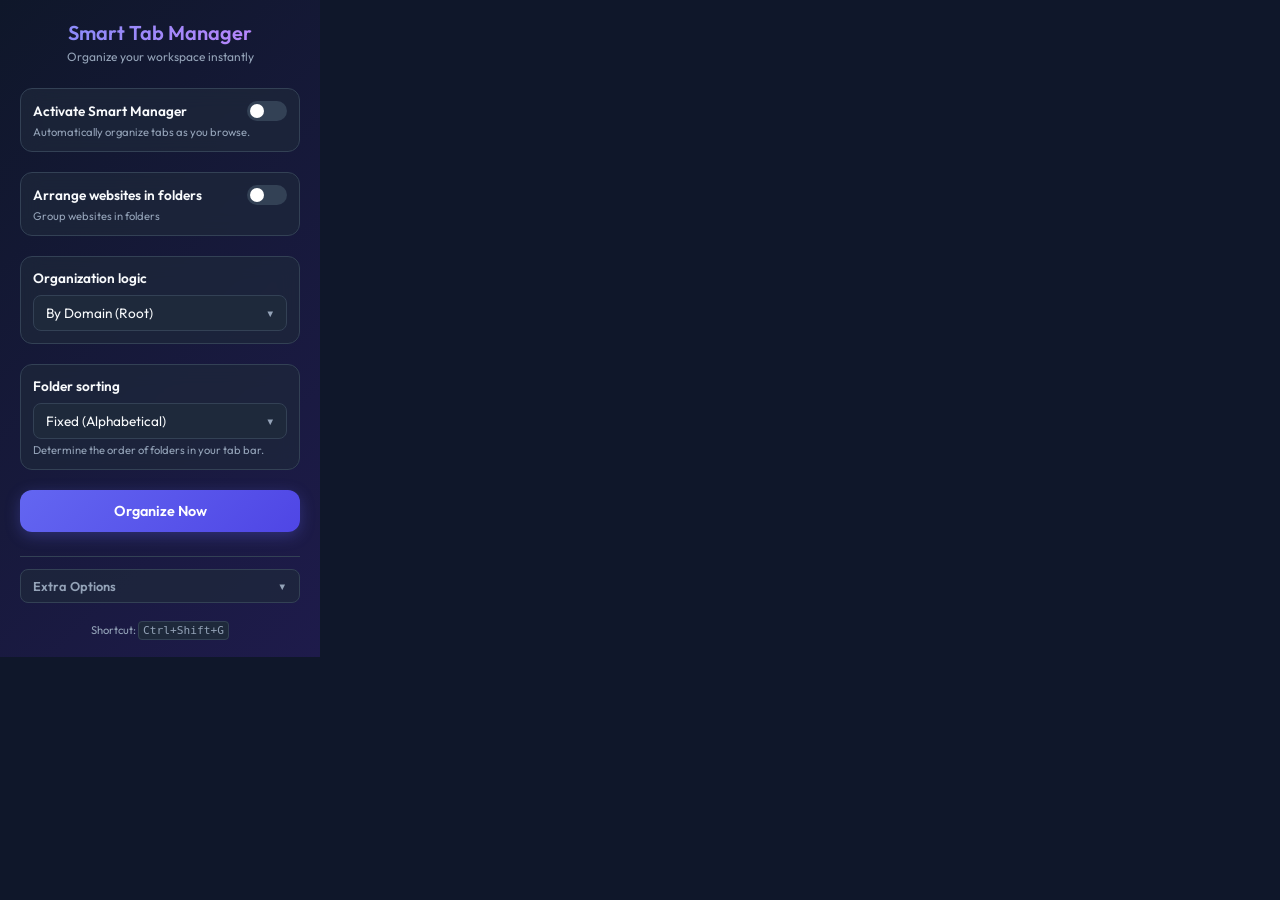
<file: src/popup/index.html>
<!DOCTYPE html>
<html lang="en">
<head>
  <meta charset="UTF-8">
  <meta name="viewport" content="width=device-width, initial-scale=1.0">
  <title>Smart Tab Manager</title>
  <link rel="stylesheet" href="styles.css">
  <link rel="preconnect" href="https://fonts.googleapis.com">
  <link rel="preconnect" href="https://fonts.gstatic.com" crossorigin>
  <link href="https://fonts.googleapis.com/css2?family=Outfit:wght@300;400;600&display=swap" rel="stylesheet">
</head>
<body>
  <div class="container">
    <header>
      <h1>Smart Tab Manager</h1>
      <p class="subtitle">Organize your workspace instantly</p>
    </header>

    <main>
      <section class="control-group">
        <div class="label-row">
          <label for="autoGroupToggle">Activate Smart Manager</label>
          <label class="toggle-switch">
            <input type="checkbox" id="autoGroupToggle">
            <span class="slider"></span>
          </label>
        </div>
        <p class="description">Automatically organize tabs as you browse.</p>
      </section>

      <section class="control-group">
        <div class="label-row">
          <label for="arrangeInFoldersToggle">Arrange websites in folders</label>
          <label class="toggle-switch">
            <input type="checkbox" id="arrangeInFoldersToggle">
            <span class="slider"></span>
          </label>
        </div>
        <p class="description">Group websites in folders</p>
      </section>

      <section class="control-group">
        <label for="groupMode">Organization logic</label>
        <div class="select-wrapper">
          <select id="groupMode">
            <option value="domain">By Domain (Root)</option>
            <option value="subdomain">By Subdomain</option>
            <option value="keyword">By Keyword (Fuzzy)</option>
          </select>
        </div>
      </section>

      <section class="control-group">
        <label for="sortStrategy">Folder sorting</label>
        <div class="select-wrapper">
          <select id="sortStrategy">
            <option value="alphabetical">Fixed (Alphabetical)</option>
            <option value="manual">Fixed (Manual re-arrange)</option>
            <option value="activeFirst">Dynamic (Active first)</option>
          </select>
        </div>
        <p class="description">Determine the order of folders in your tab bar.</p>
      </section>

      <section id="keywordSection" class="control-group hidden">
        <label for="keywordInput">Custom labels (Comma separated)</label>
        <input type="text" id="keywordInput" placeholder="e.g. Work, Social, News">
        <p class="description">Tabs matching these will be grouped together.</p>
      </section>

      <div class="actions vertical-gap">
        <button id="groupNowBtn" class="premium-btn">Organize Now</button>
      </div>

      <div class="extra-options">
        <div id="extraOptionsHeader" class="extra-options-header">
          <span>Extra Options</span>
          <span class="chevron">▼</span>
        </div>
        <div id="extraOptionsContent" class="extra-options-content hidden">
          <div class="control-group no-bg">
            <div class="label-row">
              <label for="collapseToggle">Enable Folder Tidy Mode</label>
              <label class="toggle-switch">
                <input type="checkbox" id="collapseToggle">
                <span class="slider"></span>
              </label>
            </div>
            <p class="description">Automatically collapse folders you aren't using to keep your tab bar clean.</p>
            
            <div id="thresholdSettings" class="threshold-inputs hidden">
              <div class="input-row">
                <label for="totalThreshold">Minimum tabs for Tidy Mode</label>
                <input type="number" id="totalThreshold" min="1" max="50">
              </div>
              <div class="input-row">
                <label for="groupThreshold">Minimum folder size to collapse</label>
                <input type="number" id="groupThreshold" min="1" max="50">
              </div>
            </div>
            <div class="label-row">
              <label for="applyFolderNamesToggle">Apply names to folders</label>
              <label class="toggle-switch">
                <input type="checkbox" id="applyFolderNamesToggle">
                <span class="slider"></span>
              </label>
            </div>
            <div class="label-row">
              <label for="applyFolderColorsToggle">Apply colors to folders</label>
              <label class="toggle-switch">
                <input type="checkbox" id="applyFolderColorsToggle">
                <span class="slider"></span>
              </label>
            </div>
          </div>
        </div>
      </div>
    </main>

    <footer>
      <p>Shortcut: <kbd>Ctrl+Shift+G</kbd></p>
    </footer>
  </div>
  <script src="index.js" type="module"></script>
</body>
</html>
</file>
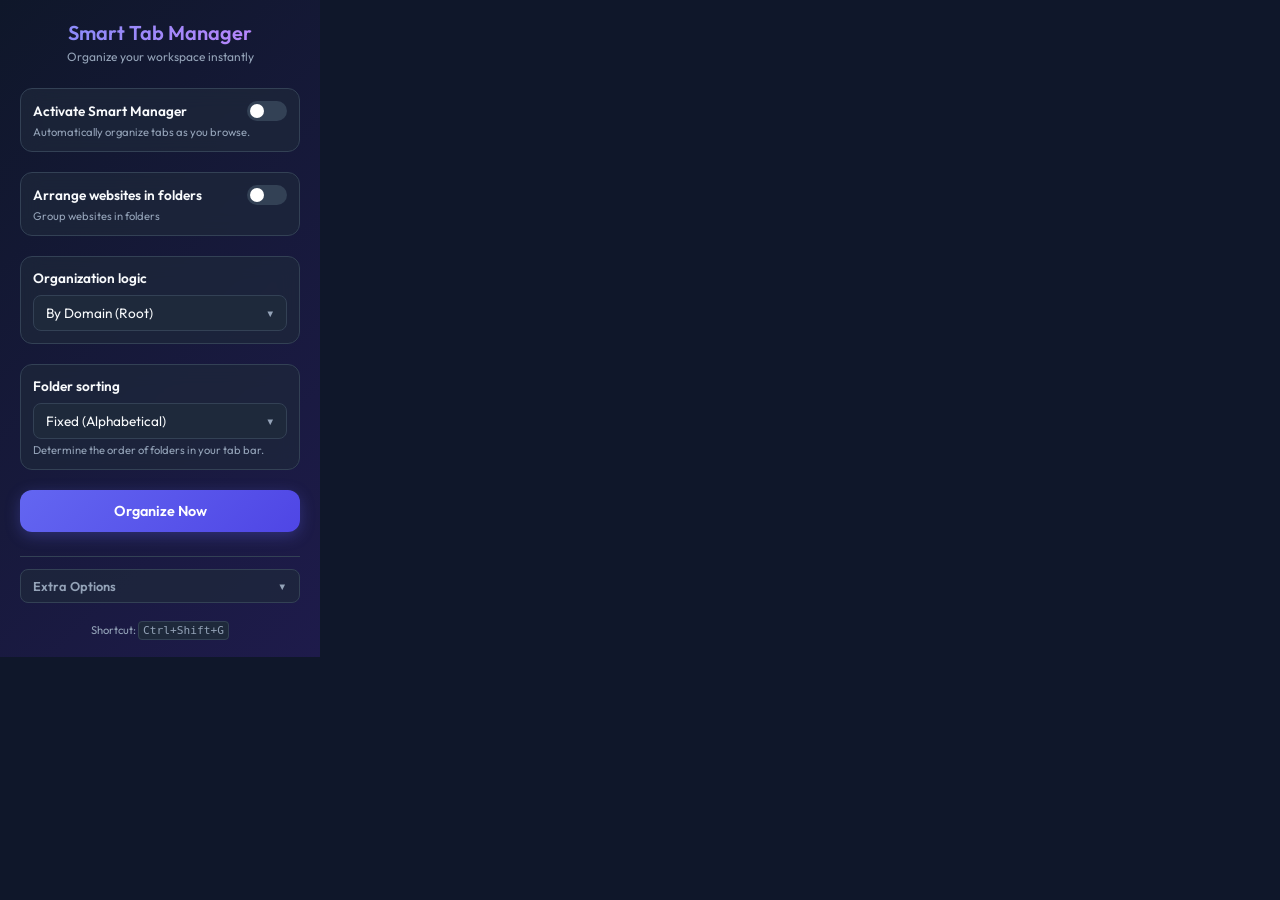
<file: popup.html>
<!DOCTYPE html>
<html lang="en">
<head>
  <meta charset="UTF-8">
  <meta name="viewport" content="width=device-width, initial-scale=1.0">
  <title>Smart Tab Manager</title>
  <link rel="stylesheet" href="popup.css">
  <link rel="preconnect" href="https://fonts.googleapis.com">
  <link rel="preconnect" href="https://fonts.gstatic.com" crossorigin>
  <link href="https://fonts.googleapis.com/css2?family=Outfit:wght@300;400;600&display=swap" rel="stylesheet">
</head>
<body>
  <div class="container">
    <header>
      <h1>Smart Tab Manager</h1>
      <p class="subtitle">Organize your workspace instantly</p>
    </header>

    <main>
      <section class="control-group">
        <div class="label-row">
          <label for="autoGroupToggle">Activate Smart Manager</label>
          <label class="toggle-switch">
            <input type="checkbox" id="autoGroupToggle">
            <span class="slider"></span>
          </label>
        </div>
        <p class="description">Automatically organize tabs as you browse.</p>
      </section>

      <section class="control-group">
        <div class="label-row">
          <label for="vivaldiStackingToggle">Arrange websites in folders</label>
          <label class="toggle-switch">
            <input type="checkbox" id="vivaldiStackingToggle">
            <span class="slider"></span>
          </label>
        </div>
        <p class="description">Group websites in folders</p>
      </section>

      <section class="control-group">
        <label for="groupMode">Organization logic</label>
        <div class="select-wrapper">
          <select id="groupMode">
            <option value="domain">By Domain (Root)</option>
            <option value="subdomain">By Subdomain</option>
            <option value="keyword">By Keyword (Fuzzy)</option>
          </select>
        </div>
      </section>

      <section class="control-group">
        <label for="sortStrategy">Folder sorting</label>
        <div class="select-wrapper">
          <select id="sortStrategy">
            <option value="alphabetical">Fixed (Alphabetical)</option>
            <option value="manual">Fixed (Manual re-arrange)</option>
            <option value="activeFirst">Dynamic (Active first)</option>
          </select>
        </div>
        <p class="description">Determine the order of folders in your tab bar.</p>
      </section>

      <section id="keywordSection" class="control-group hidden">
        <label for="keywordInput">Custom labels (Comma separated)</label>
        <input type="text" id="keywordInput" placeholder="e.g. Work, Social, News">
        <p class="description">Tabs matching these will be grouped together.</p>
      </section>

      <div class="actions vertical-gap">
        <button id="groupNowBtn" class="premium-btn">Organize Now</button>
      </div>

      <div class="extra-options">
        <div id="extraOptionsHeader" class="extra-options-header">
          <span>Extra Options</span>
          <span class="chevron">▼</span>
        </div>
        <div id="extraOptionsContent" class="extra-options-content hidden">
          <div class="control-group no-bg">
            <div class="label-row">
              <label for="collapseToggle">Enable Folder Tidy Mode</label>
              <label class="toggle-switch">
                <input type="checkbox" id="collapseToggle">
                <span class="slider"></span>
              </label>
            </div>
            <p class="description">Automatically collapse folders you aren't using to keep your tab bar clean.</p>
            
            <div id="thresholdSettings" class="threshold-inputs hidden">
              <div class="input-row">
                <label for="totalThreshold">Minimum tabs for Tidy Mode</label>
                <input type="number" id="totalThreshold" min="1" max="50">
              </div>
              <div class="input-row">
                <label for="groupThreshold">Minimum folder size to collapse</label>
                <input type="number" id="groupThreshold" min="1" max="50">
              </div>
            </div>
            <div class="label-row">
              <label for="vivaldiNamesToggle">Apply names to folders (Vivaldi only)</label>
              <label class="toggle-switch">
                <input type="checkbox" id="vivaldiNamesToggle">
                <span class="slider"></span>
              </label>
            </div>
            <div class="label-row">
              <label for="vivaldiColorsToggle">Apply colors to folders (Vivaldi only)</label>
              <label class="toggle-switch">
                <input type="checkbox" id="vivaldiColorsToggle">
                <span class="slider"></span>
              </label>
            </div>
          </div>
        </div>
      </div>
    </main>

    <footer>
      <p>Shortcut: <kbd>Ctrl+Shift+G</kbd></p>
    </footer>
  </div>
  <script src="popup.js" type="module"></script>
</body>
</html>
</file>
<file: src/popup/styles.css>
:root {
  --primary: #6366f1;
  --primary-hover: #4f46e5;
  --bg: #0f172a;
  --card-bg: #1e293b;
  --text: #f8fafc;
  --text-muted: #94a3b8;
  --accent: #10b981;
  --border: #334155;
  --glass: rgba(30, 41, 59, 0.7);
}

* {
  box-sizing: border-box;
  margin: 0;
  padding: 0;
}

body {
  font-family: 'Outfit', sans-serif;
  background: var(--bg);
  color: var(--text);
  width: 320px;
  overflow: hidden;
}

.container {
  padding: 20px;
  background: linear-gradient(135deg, var(--bg) 0%, #1e1b4b 100%);
}

header {
  margin-bottom: 24px;
  text-align: center;
}

h1 {
  font-size: 1.25rem;
  font-weight: 600;
  background: linear-gradient(90deg, #818cf8, #c084fc);
  -webkit-background-clip: text;
  background-clip: text;
  -webkit-text-fill-color: transparent;
  margin-bottom: 4px;
}

.subtitle {
  font-size: 0.75rem;
  color: var(--text-muted);
}

.control-group {
  margin-bottom: 20px;
  background: var(--glass);
  backdrop-filter: blur(10px);
  padding: 12px;
  border-radius: 12px;
  border: 1px solid var(--border);
  transition: all 0.3s ease;
}

.control-group:hover {
  border-color: var(--primary);
  box-shadow: 0 4px 12px rgba(99, 102, 241, 0.1);
}

label {
  display: block;
  font-size: 0.85rem;
  font-weight: 600;
  margin-bottom: 8px;
  color: var(--text);
}

.label-row {
  display: flex;
  justify-content: space-between;
  align-items: center;
}

.label-row label {
  margin-bottom: 0;
}

.description {
  font-size: 0.7rem;
  color: var(--text-muted);
  margin-top: 4px;
}

/* Toggle Switch */
.toggle-switch {
  position: relative;
  display: inline-block;
  width: 40px;
  height: 20px;
}

.toggle-switch input {
  opacity: 0;
  width: 0;
  height: 0;
}

.slider {
  position: absolute;
  cursor: pointer;
  top: 0;
  left: 0;
  right: 0;
  bottom: 0;
  background-color: var(--border);
  transition: .4s;
  border-radius: 20px;
}

.slider:before {
  position: absolute;
  content: "";
  height: 14px;
  width: 14px;
  left: 3px;
  bottom: 3px;
  background-color: white;
  transition: .4s;
  border-radius: 50%;
}

input:checked + .slider {
  background-color: var(--accent);
}

input:checked + .slider:before {
  transform: translateX(20px);
}

/* Select Styling */
.select-wrapper {
  position: relative;
}

select {
  width: 100%;
  padding: 8px 12px;
  background: var(--card-bg);
  border: 1px solid var(--border);
  border-radius: 8px;
  color: var(--text);
  font-family: inherit;
  font-size: 0.85rem;
  appearance: none;
  cursor: pointer;
}

.select-wrapper::after {
  content: '▼';
  position: absolute;
  right: 12px;
  top: 50%;
  transform: translateY(-50%);
  font-size: 0.6rem;
  pointer-events: none;
  color: var(--text-muted);
}

/* Input Styling */
input[type="text"] {
  width: 100%;
  padding: 8px 12px;
  background: var(--card-bg);
  border: 1px solid var(--border);
  border-radius: 8px;
  color: var(--text);
  font-family: inherit;
  font-size: 0.85rem;
  outline: none;
}

input[type="text"]:focus {
  border-color: var(--primary);
}

.threshold-inputs {
  margin-top: 12px;
  padding-top: 12px;
  border-top: 1px solid var(--border);
}

.input-row {
  display: flex;
  justify-content: space-between;
  align-items: center;
  margin-bottom: 8px;
}

.input-row label {
  font-size: 0.75rem;
  color: var(--text-muted);
  margin-bottom: 0;
}

input[type="number"] {
  width: 50px;
  padding: 4px 8px;
  background: var(--card-bg);
  border: 1px solid var(--border);
  border-radius: 4px;
  color: var(--text);
  font-family: inherit;
  font-size: 0.8rem;
}

.vertical-gap {
  display: flex;
  flex-direction: column;
  gap: 12px;
}

.button-row {
  display: flex;
  gap: 8px;
}

.secondary-btn {
  flex: 1;
  padding: 10px;
  background: var(--card-bg);
  border: 1px solid var(--border);
  border-radius: 10px;
  color: var(--text);
  font-family: inherit;
  font-size: 0.8rem;
  font-weight: 600;
  cursor: pointer;
  transition: all 0.2s ease;
}

.secondary-btn:hover {
  background: var(--border);
  border-color: var(--primary);
}

.premium-btn {
  width: 100%;
  padding: 12px;
  background: linear-gradient(135deg, var(--primary) 0%, #4f46e5 100%);
  border: none;
  border-radius: 12px;
  color: white;
  font-family: inherit;
  font-weight: 600;
  font-size: 0.9rem;
  cursor: pointer;
  transition: all 0.2s ease;
  box-shadow: 0 4px 15px rgba(99, 102, 241, 0.3);
}

.premium-btn:hover {
  transform: translateY(-2px);
  box-shadow: 0 6px 20px rgba(99, 102, 241, 0.4);
}

.premium-btn:active {
  transform: translateY(0);
}

footer {
  margin-top: 20px;
  text-align: center;
  font-size: 0.7rem;
  color: var(--text-muted);
}

kbd {
  background: var(--card-bg);
  padding: 2px 4px;
  border-radius: 4px;
  border: 1px solid var(--border);
  font-family: monospace;
}

.extra-options {
  margin-top: 24px;
  border-top: 1px solid var(--border);
  padding-top: 12px;
}

.extra-options-header {
  display: flex;
  justify-content: space-between;
  align-items: center;
  padding: 8px 12px;
  background: var(--glass);
  border: 1px solid var(--border);
  border-radius: 8px;
  cursor: pointer;
  font-size: 0.8rem;
  font-weight: 600;
  color: var(--text-muted);
  transition: all 0.2s ease;
}

.extra-options-header:hover {
  color: var(--text);
  border-color: var(--primary);
}

.chevron {
  font-size: 0.6rem;
  transition: transform 0.3s ease;
}

.extra-options-content {
  margin-top: 12px;
}

.no-bg {
  background: transparent !important;
  border-color: transparent !important;
  padding-left: 0 !important;
  padding-right: 0 !important;
}

.hidden {
  display: none !important;
}
</file>
<file: popup.css>
:root {
  --primary: #6366f1;
  --primary-hover: #4f46e5;
  --bg: #0f172a;
  --card-bg: #1e293b;
  --text: #f8fafc;
  --text-muted: #94a3b8;
  --accent: #10b981;
  --border: #334155;
  --glass: rgba(30, 41, 59, 0.7);
}

* {
  box-sizing: border-box;
  margin: 0;
  padding: 0;
}

body {
  font-family: 'Outfit', sans-serif;
  background: var(--bg);
  color: var(--text);
  width: 320px;
  overflow: hidden;
}

.container {
  padding: 20px;
  background: linear-gradient(135deg, var(--bg) 0%, #1e1b4b 100%);
}

header {
  margin-bottom: 24px;
  text-align: center;
}

h1 {
  font-size: 1.25rem;
  font-weight: 600;
  background: linear-gradient(90deg, #818cf8, #c084fc);
  -webkit-background-clip: text;
  background-clip: text;
  -webkit-text-fill-color: transparent;
  margin-bottom: 4px;
}

.subtitle {
  font-size: 0.75rem;
  color: var(--text-muted);
}

.control-group {
  margin-bottom: 20px;
  background: var(--glass);
  backdrop-filter: blur(10px);
  padding: 12px;
  border-radius: 12px;
  border: 1px solid var(--border);
  transition: all 0.3s ease;
}

.control-group:hover {
  border-color: var(--primary);
  box-shadow: 0 4px 12px rgba(99, 102, 241, 0.1);
}

label {
  display: block;
  font-size: 0.85rem;
  font-weight: 600;
  margin-bottom: 8px;
  color: var(--text);
}

.label-row {
  display: flex;
  justify-content: space-between;
  align-items: center;
}

.label-row label {
  margin-bottom: 0;
}

.description {
  font-size: 0.7rem;
  color: var(--text-muted);
  margin-top: 4px;
}

/* Toggle Switch */
.toggle-switch {
  position: relative;
  display: inline-block;
  width: 40px;
  height: 20px;
}

.toggle-switch input {
  opacity: 0;
  width: 0;
  height: 0;
}

.slider {
  position: absolute;
  cursor: pointer;
  top: 0;
  left: 0;
  right: 0;
  bottom: 0;
  background-color: var(--border);
  transition: .4s;
  border-radius: 20px;
}

.slider:before {
  position: absolute;
  content: "";
  height: 14px;
  width: 14px;
  left: 3px;
  bottom: 3px;
  background-color: white;
  transition: .4s;
  border-radius: 50%;
}

input:checked + .slider {
  background-color: var(--accent);
}

input:checked + .slider:before {
  transform: translateX(20px);
}

/* Select Styling */
.select-wrapper {
  position: relative;
}

select {
  width: 100%;
  padding: 8px 12px;
  background: var(--card-bg);
  border: 1px solid var(--border);
  border-radius: 8px;
  color: var(--text);
  font-family: inherit;
  font-size: 0.85rem;
  appearance: none;
  cursor: pointer;
}

.select-wrapper::after {
  content: '▼';
  position: absolute;
  right: 12px;
  top: 50%;
  transform: translateY(-50%);
  font-size: 0.6rem;
  pointer-events: none;
  color: var(--text-muted);
}

/* Input Styling */
input[type="text"] {
  width: 100%;
  padding: 8px 12px;
  background: var(--card-bg);
  border: 1px solid var(--border);
  border-radius: 8px;
  color: var(--text);
  font-family: inherit;
  font-size: 0.85rem;
  outline: none;
}

input[type="text"]:focus {
  border-color: var(--primary);
}

.threshold-inputs {
  margin-top: 12px;
  padding-top: 12px;
  border-top: 1px solid var(--border);
}

.input-row {
  display: flex;
  justify-content: space-between;
  align-items: center;
  margin-bottom: 8px;
}

.input-row label {
  font-size: 0.75rem;
  color: var(--text-muted);
  margin-bottom: 0;
}

input[type="number"] {
  width: 50px;
  padding: 4px 8px;
  background: var(--card-bg);
  border: 1px solid var(--border);
  border-radius: 4px;
  color: var(--text);
  font-family: inherit;
  font-size: 0.8rem;
}

.vertical-gap {
  display: flex;
  flex-direction: column;
  gap: 12px;
}

.button-row {
  display: flex;
  gap: 8px;
}

.secondary-btn {
  flex: 1;
  padding: 10px;
  background: var(--card-bg);
  border: 1px solid var(--border);
  border-radius: 10px;
  color: var(--text);
  font-family: inherit;
  font-size: 0.8rem;
  font-weight: 600;
  cursor: pointer;
  transition: all 0.2s ease;
}

.secondary-btn:hover {
  background: var(--border);
  border-color: var(--primary);
}

.premium-btn {
  width: 100%;
  padding: 12px;
  background: linear-gradient(135deg, var(--primary) 0%, #4f46e5 100%);
  border: none;
  border-radius: 12px;
  color: white;
  font-family: inherit;
  font-weight: 600;
  font-size: 0.9rem;
  cursor: pointer;
  transition: all 0.2s ease;
  box-shadow: 0 4px 15px rgba(99, 102, 241, 0.3);
}

.premium-btn:hover {
  transform: translateY(-2px);
  box-shadow: 0 6px 20px rgba(99, 102, 241, 0.4);
}

.premium-btn:active {
  transform: translateY(0);
}

footer {
  margin-top: 20px;
  text-align: center;
  font-size: 0.7rem;
  color: var(--text-muted);
}

kbd {
  background: var(--card-bg);
  padding: 2px 4px;
  border-radius: 4px;
  border: 1px solid var(--border);
  font-family: monospace;
}

.extra-options {
  margin-top: 24px;
  border-top: 1px solid var(--border);
  padding-top: 12px;
}

.extra-options-header {
  display: flex;
  justify-content: space-between;
  align-items: center;
  padding: 8px 12px;
  background: var(--glass);
  border: 1px solid var(--border);
  border-radius: 8px;
  cursor: pointer;
  font-size: 0.8rem;
  font-weight: 600;
  color: var(--text-muted);
  transition: all 0.2s ease;
}

.extra-options-header:hover {
  color: var(--text);
  border-color: var(--primary);
}

.chevron {
  font-size: 0.6rem;
  transition: transform 0.3s ease;
}

.extra-options-content {
  margin-top: 12px;
}

.no-bg {
  background: transparent !important;
  border-color: transparent !important;
  padding-left: 0 !important;
  padding-right: 0 !important;
}

.hidden {
  display: none !important;
}
</file>
